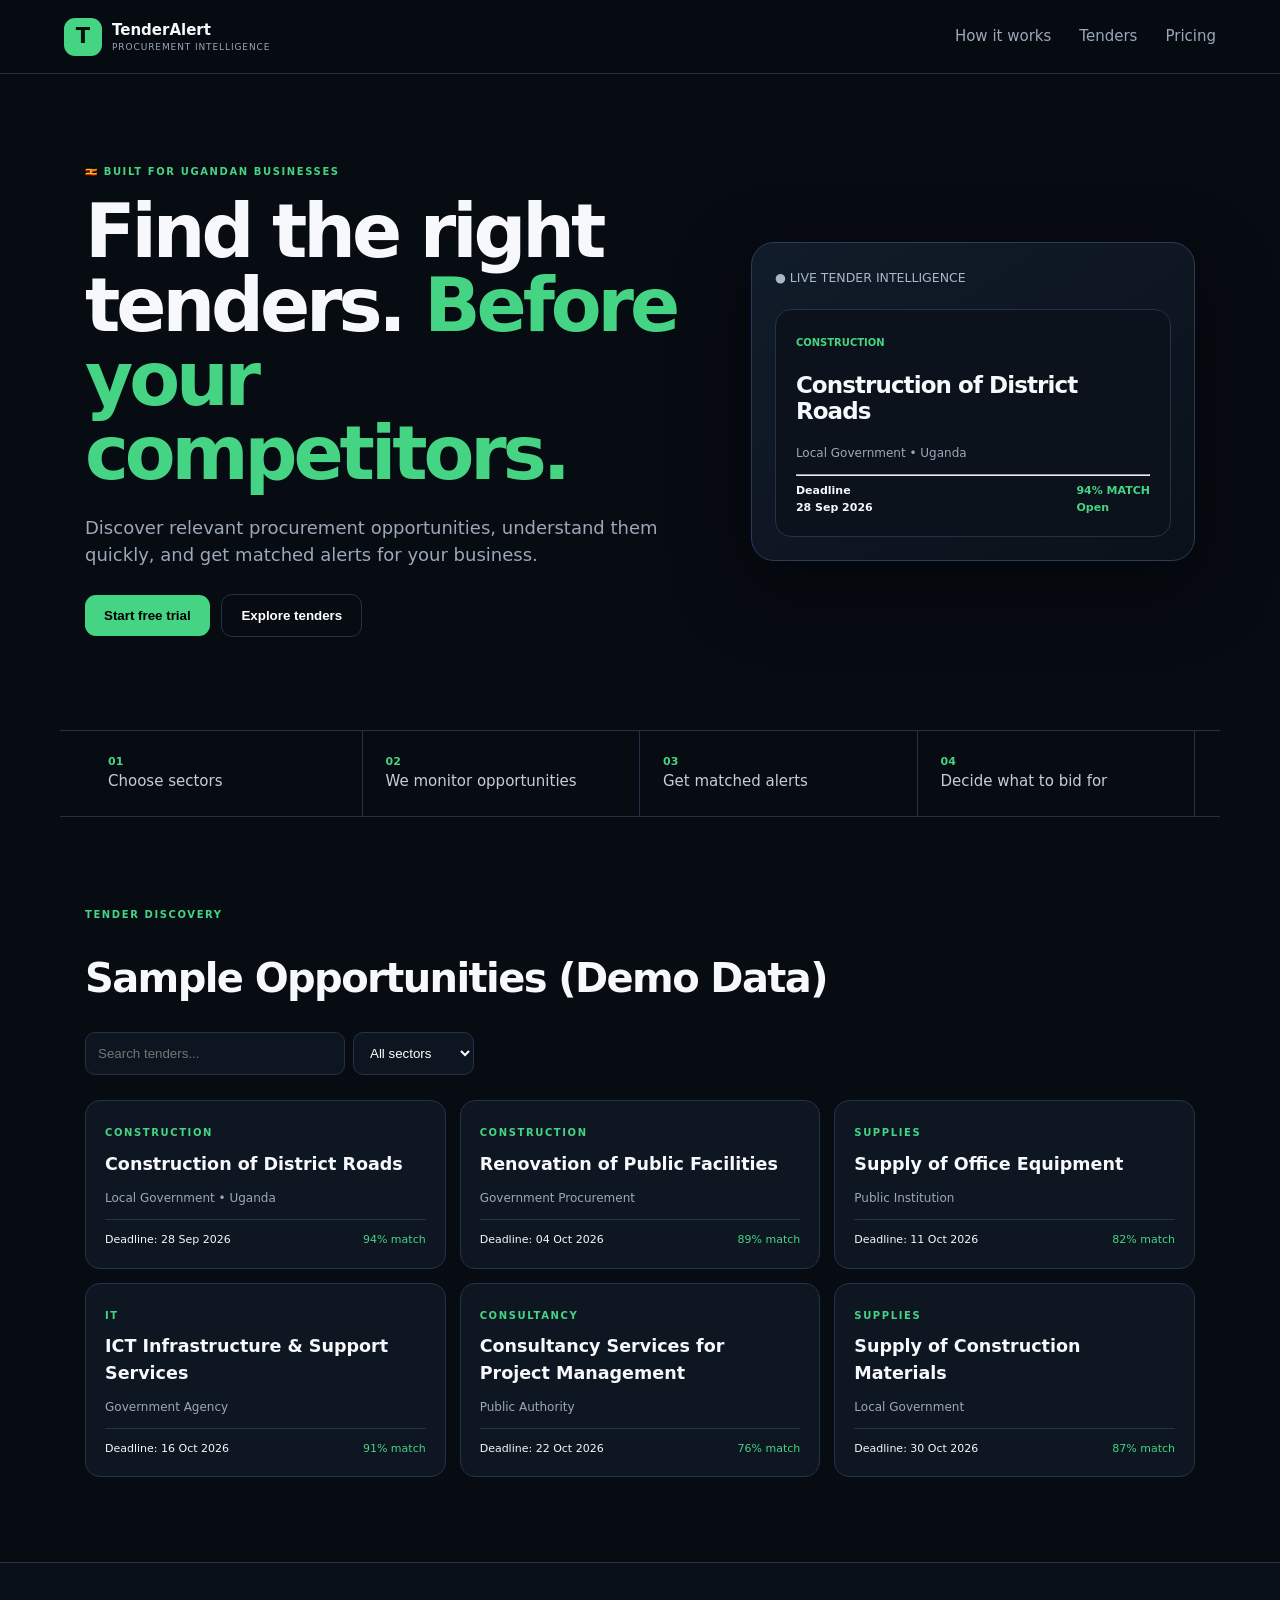
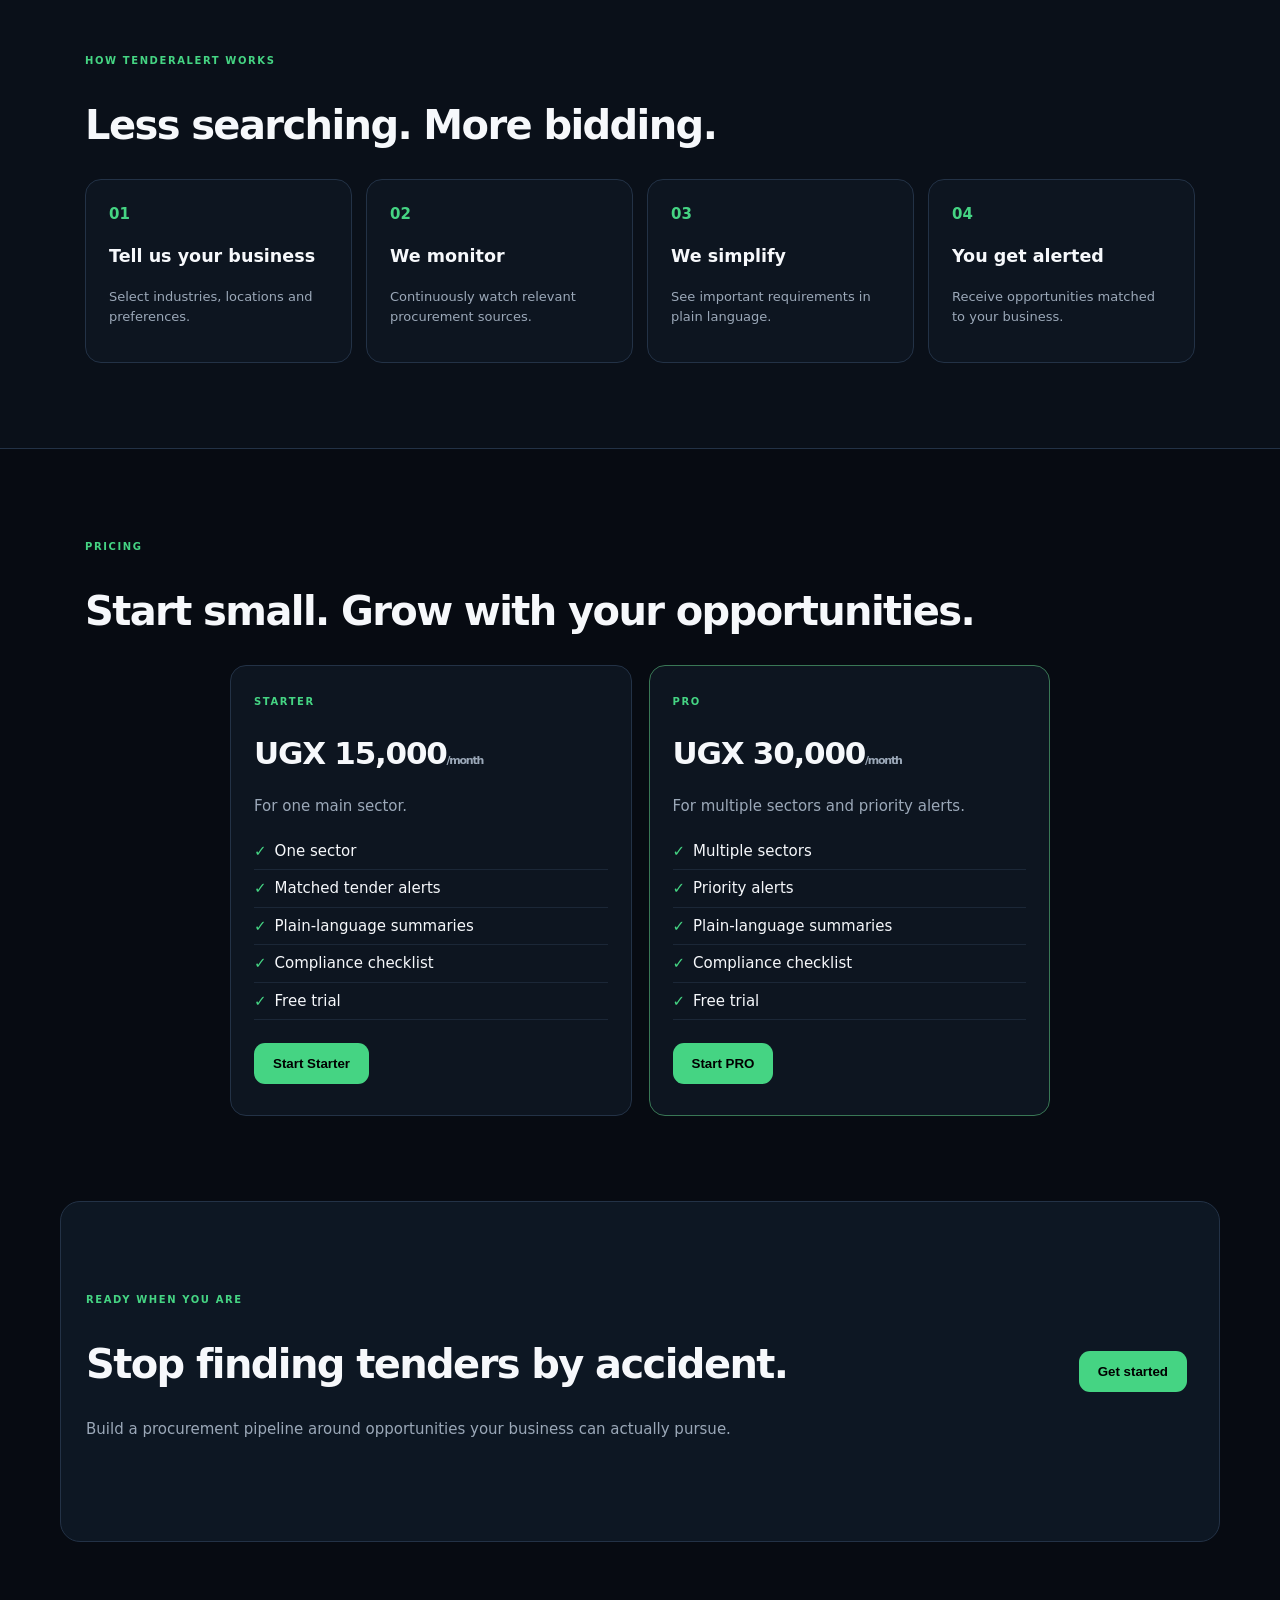
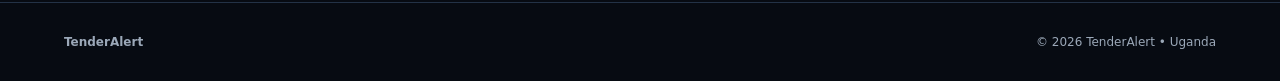
<file: index.html>
<!doctype html>
<html lang="en"><head><meta charset="UTF-8"><meta name="viewport" content="width=device-width,initial-scale=1">
<title>TenderAlert — Procurement Intelligence</title><link rel="stylesheet" href="styles.css"></head>
<body>
<header><div class="brand"><b>T</b><div><strong>TenderAlert</strong><small>Procurement Intelligence</small></div></div>
<nav><a href="#how">How it works</a><a href="#tenders">Tenders</a><a href="#pricing">Pricing</a></nav></header>
<main>
<section class="hero"><div><label>🇺🇬 BUILT FOR UGANDAN BUSINESSES</label><h1>Find the right tenders.<span> Before your competitors.</span></h1>
<p>Discover relevant procurement opportunities, understand them quickly, and get matched alerts for your business.</p>
<button onclick="document.querySelector('#pricing').scrollIntoView({behavior:'smooth'})">Start free trial</button>
<button class="ghost" onclick="document.querySelector('#tenders').scrollIntoView({behavior:'smooth'})">Explore tenders</button></div>
<div class="heroCard"><small>● LIVE TENDER INTELLIGENCE</small><article><em>CONSTRUCTION</em><h2>Construction of District Roads</h2><p>Local Government • Uganda</p><hr><div><b>Deadline<br>28 Sep 2026</b><b class="green">94% MATCH<br>Open</b></div></article></div></section>
<section class="stats"><div><b>01</b>Choose sectors</div><div><b>02</b>We monitor opportunities</div><div><b>03</b>Get matched alerts</div><div><b>04</b>Decide what to bid for</div></section>
<section id="tenders"><label>TENDER DISCOVERY</label><h2>Sample Opportunities (Demo Data)</h2>
<div class="filters"><input id="q" placeholder="Search tenders..." oninput="filter()"><select id="sector" onchange="filter()"><option>All sectors</option><option>Construction</option><option>Supplies</option><option>IT</option><option>Consultancy</option></select></div><div id="grid" class="grid"></div></section>
<section id="how" class="dark"><label>HOW TENDERALERT WORKS</label><h2>Less searching. More bidding.</h2><div class="steps"><article><b>01</b><h3>Tell us your business</h3><p>Select industries, locations and preferences.</p></article><article><b>02</b><h3>We monitor</h3><p>Continuously watch relevant procurement sources.</p></article><article><b>03</b><h3>We simplify</h3><p>See important requirements in plain language.</p></article><article><b>04</b><h3>You get alerted</h3><p>Receive opportunities matched to your business.</p></article></div></section>
<section id="pricing"><label>PRICING</label><h2>Start small. Grow with your opportunities.</h2><div class="prices">
<article><label>STARTER</label><h2>UGX 15,000<small>/month</small></h2><p>For one main sector.</p><ul><li>One sector</li><li>Matched tender alerts</li><li>Plain-language summaries</li><li>Compliance checklist</li><li>Free trial</li></ul><button onclick="signup('Starter')">Start Starter</button></article>
<article class="featured"><label>PRO</label><h2>UGX 30,000<small>/month</small></h2><p>For multiple sectors and priority alerts.</p><ul><li>Multiple sectors</li><li>Priority alerts</li><li>Plain-language summaries</li><li>Compliance checklist</li><li>Free trial</li></ul><button onclick="signup('PRO')">Start PRO</button></article></div></section>
<section class="cta"><div><label>READY WHEN YOU ARE</label><h2>Stop finding tenders by accident.</h2><p>Build a procurement pipeline around opportunities your business can actually pursue.</p></div><button onclick="signup('Free Trial')">Get started</button></section>
</main><footer><strong>TenderAlert</strong><span>© 2026 TenderAlert • Uganda</span></footer>
<div id="modal" class="modal hidden"><div class="modalbox"><button class="x" onclick="closeModal()">×</button><label>GET STARTED</label><h2 id="mt">Start your free trial</h2><input id="name" placeholder="Business name"><input id="email" placeholder="Business email"><select><option>Construction</option><option>Supplies</option><option>IT</option><option>Consultancy</option><option>Medical</option><option>Agriculture</option></select><button onclick="submitForm()">Request access</button><p id="msg"></p></div></div>
<script src="app.js"></script></body></html>
</file>
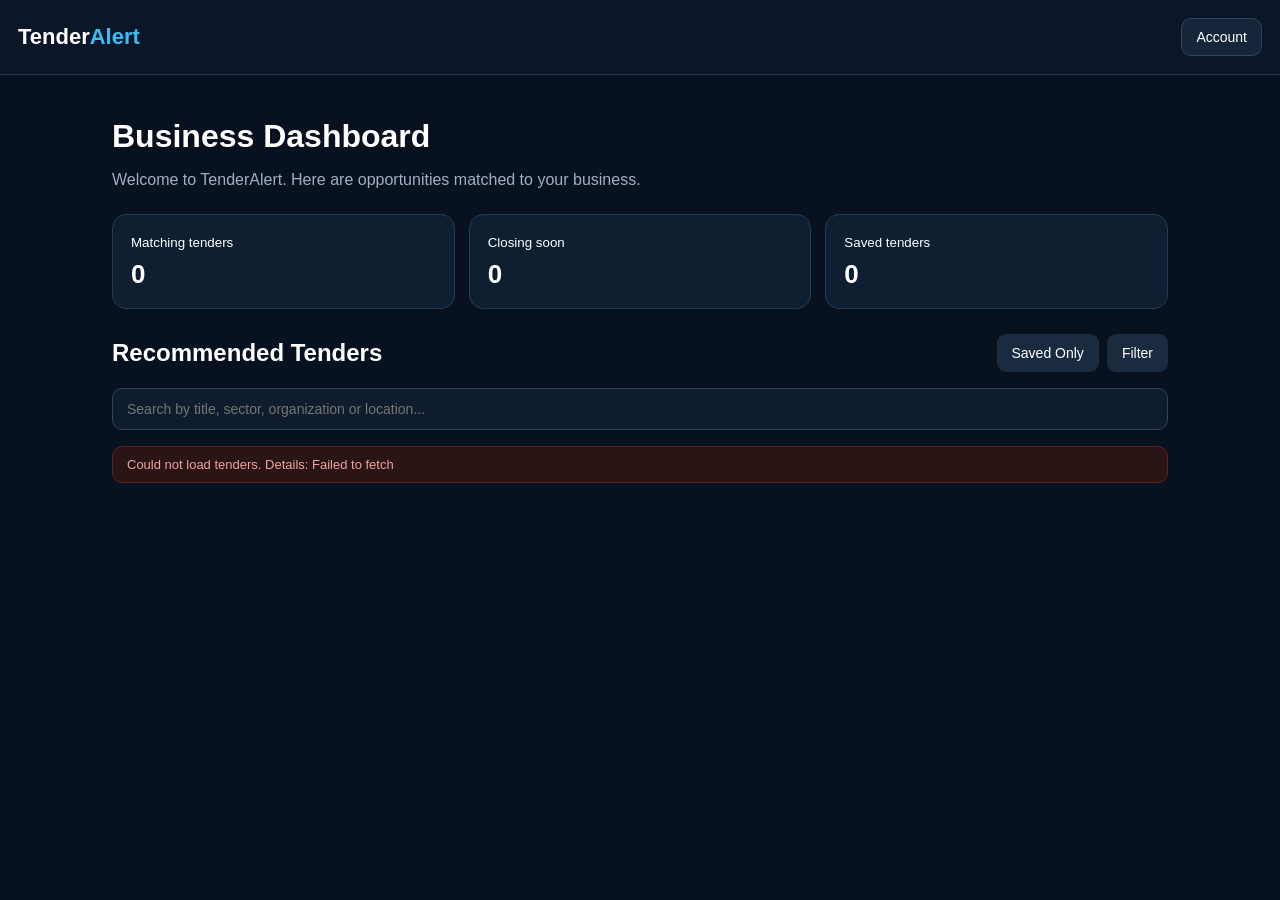
<file: dashboard.html>
<!DOCTYPE html>
<html lang="en">
<head>
<meta charset="UTF-8">
<meta name="viewport" content="width=device-width, initial-scale=1.0">
<title>TenderAlert Dashboard</title>

<style>
*{box-sizing:border-box}

body{
  margin:0;
  font-family:Arial,sans-serif;
  background:#07111f;
  color:#fff;
}

header{
  padding:18px;
  background:#0b1728;
  border-bottom:1px solid #24344b;
  display:flex;
  justify-content:space-between;
  align-items:center;
}

.logo{
  font-size:22px;
  font-weight:800;
}

.logo span{
  color:#38bdf8;
}

.menu{
  background:#16253a;
  border:1px solid #30435c;
  color:white;
  padding:10px 14px;
  border-radius:10px;
}

.container{
  max-width:1100px;
  margin:auto;
  padding:22px;
}

.welcome{
  margin-bottom:25px;
}

.welcome h1{
  margin-bottom:6px;
}

.welcome p{
  color:#9fb0c5;
}

.recommend-line{
  margin-top:10px;
  background:#101e31;
  border:1px solid #263b55;
  border-left:3px solid #38bdf8;
  padding:10px 14px;
  border-radius:10px;
  font-size:14px;
  color:#c9d8ea;
}

.stats{
  display:grid;
  grid-template-columns:repeat(3,1fr);
  gap:14px;
  margin-bottom:25px;
}

.stat{
  background:#101e31;
  border:1px solid #263b55;
  border-radius:14px;
  padding:18px;
}

.stat strong{
  display:block;
  font-size:26px;
  margin-top:8px;
}

.section-title{
  display:flex;
  justify-content:space-between;
  align-items:center;
  flex-wrap:wrap;
  gap:10px;
}

.section-title h2{
  margin:0;
}

.toolbar{
  display:flex;
  gap:8px;
  flex-wrap:wrap;
}

.search-wrap{
  margin:16px 0;
}

.search-wrap input{
  width:100%;
  padding:12px 14px;
  border-radius:10px;
  border:1px solid #30435c;
  background:#0f1c2e;
  color:white;
  font-size:14px;
}

.status-banner{
  background:#101e31;
  border:1px solid #263b55;
  color:#9fb0c5;
  padding:10px 14px;
  border-radius:10px;
  font-size:13px;
  margin:14px 0;
}

.status-banner.error{
  background:#2a1414;
  border:1px solid #5a2323;
  color:#f0a3a3;
}

.tender{
  background:#101e31;
  border:1px solid #263b55;
  border-radius:15px;
  padding:18px;
  margin:14px 0;
}

.badge{
  display:inline-block;
  background:#123d58;
  color:#5dd3ff;
  padding:6px 9px;
  border-radius:20px;
  font-size:12px;
}

.match{
  float:right;
  background:#163d2a;
  color:#62e69a;
  padding:6px 9px;
  border-radius:20px;
  font-size:12px;
}

.tender h3{
  margin:14px 0 8px;
}

.details{
  color:#9fb0c5;
  line-height:1.6;
}

.no-results{
  color:#9fb0c5;
  text-align:center;
  padding:30px 0;
}

button{
  border:0;
  border-radius:9px;
  padding:11px 15px;
  cursor:pointer;
  font-size:14px;
}

.primary{
  background:#18a6e8;
  color:white;
}

.secondary{
  background:#1a2b40;
  color:white;
}

.secondary.active{
  background:#18a6e8;
}

.saved-btn.is-saved{
  background:#18a6e8;
}

/* Modal */
.overlay{
  display:none;
  position:fixed;
  top:0;left:0;right:0;bottom:0;
  background:rgba(3,8,15,0.75);
  z-index:100;
  align-items:flex-start;
  justify-content:center;
  overflow-y:auto;
  padding:30px 14px;
}

.overlay.open{
  display:flex;
}

.modal{
  background:#0f1c2e;
  border:1px solid #263b55;
  border-radius:16px;
  max-width:520px;
  width:100%;
  padding:22px;
  margin-top:10px;
}

.modal-head{
  display:flex;
  justify-content:space-between;
  align-items:center;
  margin-bottom:14px;
}

.modal-head h3{
  margin:0;
}

.close-btn{
  background:#1a2b40;
  color:white;
  border-radius:8px;
  padding:6px 11px;
}

.field{
  margin-bottom:14px;
}

.field label{
  display:block;
  font-size:13px;
  color:#9fb0c5;
  margin-bottom:6px;
}

.field select,
.field input{
  width:100%;
  padding:11px;
  border-radius:9px;
  border:1px solid #30435c;
  background:#0b1728;
  color:white;
  font-size:14px;
}

.checkbox-row{
  display:flex;
  align-items:center;
  gap:8px;
  margin-bottom:14px;
}

.checkbox-row input{
  width:auto;
}

.sector-checks{
  display:flex;
  flex-wrap:wrap;
  gap:8px;
}

.sector-checks label{
  display:flex;
  align-items:center;
  gap:6px;
  background:#0b1728;
  border:1px solid #30435c;
  padding:8px 10px;
  border-radius:9px;
  font-size:13px;
  color:#c9d8ea;
}

.sector-checks input{
  width:auto;
}

.modal-actions{
  display:flex;
  gap:10px;
  margin-top:8px;
}

.detail-block{
  margin-bottom:14px;
}

.detail-block h4{
  margin:0 0 6px;
  color:#5dd3ff;
  font-size:13px;
  text-transform:uppercase;
  letter-spacing:0.5px;
}

.detail-block p, .detail-block li{
  color:#c9d8ea;
  line-height:1.6;
  font-size:14px;
}

.detail-block ul{
  margin:0;
  padding-left:18px;
}

@media(max-width:700px){
  .stats{
    grid-template-columns:1fr;
  }
  .section-title{
    flex-direction:column;
    align-items:flex-start;
  }
  .toolbar{
    width:100%;
  }
  .toolbar button{
    flex:1;
  }
  .modal{
    margin-top:0;
    border-radius:0;
    min-height:100vh;
    max-width:100%;
  }
  .overlay{
    padding:0;
  }
}
</style>
</head>

<body>

<header>
  <div class="logo">Tender<span>Alert</span></div>
  <button class="menu" id="accountBtn">Account</button>
</header>

<div class="container">

  <div class="welcome">
    <h1>Business Dashboard</h1>
    <p>Welcome to TenderAlert. Here are opportunities matched to your business.</p>
    <div class="recommend-line" id="recommendLine" style="display:none;"></div>
  </div>

  <div class="stats">
    <div class="stat">
      <small>Matching tenders</small>
      <strong id="statMatching">0</strong>
    </div>

    <div class="stat">
      <small>Closing soon</small>
      <strong id="statClosingSoon">0</strong>
    </div>

    <div class="stat">
      <small>Saved tenders</small>
      <strong id="statSaved">0</strong>
    </div>
  </div>

  <div class="section-title">
    <h2>Recommended Tenders</h2>
    <div class="toolbar">
      <button class="secondary" id="savedToggleBtn">Saved Only</button>
      <button class="secondary" id="filterBtn">Filter</button>
    </div>
  </div>

  <div class="search-wrap">
    <input type="text" id="searchInput" placeholder="Search by title, sector, organization or location...">
  </div>

  <div class="status-banner" id="statusBanner">Loading tenders...</div>

  <div id="tenderList"></div>

  <div class="no-results" id="noResults" style="display:none;">
    No tenders match your current search/filters.
  </div>

</div>

<!-- Filter Modal -->
<div class="overlay" id="filterOverlay">
  <div class="modal">
    <div class="modal-head">
      <h3>Filter Tenders</h3>
      <button class="close-btn" data-close="filterOverlay">Close</button>
    </div>

    <div class="field">
      <label>Sector</label>
      <select id="filterSector">
        <option value="all">All sectors</option>
        <option value="Construction">Construction</option>
        <option value="Supplies">Supplies</option>
        <option value="IT">IT</option>
        <option value="Consultancy">Consultancy</option>
        <option value="Medical">Medical</option>
        <option value="Agriculture">Agriculture</option>
      </select>
    </div>

    <div class="field">
      <label>Location</label>
      <select id="filterLocation">
        <option value="all">All locations</option>
      </select>
    </div>

    <div class="field">
      <label>Minimum match percentage</label>
      <select id="filterMatch">
        <option value="0">Any match</option>
        <option value="50">50% and above</option>
        <option value="70">70% and above</option>
        <option value="90">90% and above</option>
      </select>
    </div>

    <div class="checkbox-row">
      <input type="checkbox" id="filterClosingSoon">
      <label for="filterClosingSoon" style="margin:0;">Closing soon only</label>
    </div>

    <div class="modal-actions">
      <button class="primary" id="applyFilterBtn">Apply filters</button>
      <button class="secondary" id="clearFilterBtn">Clear filters</button>
    </div>
  </div>
</div>

<!-- Tender Details Modal -->
<div class="overlay" id="detailsOverlay">
  <div class="modal">
    <div class="modal-head">
      <h3 id="detailTitle">Tender Title</h3>
      <button class="close-btn" data-close="detailsOverlay">Close</button>
    </div>

    <div class="detail-block">
      <h4>Sector</h4>
      <p id="detailSector"></p>
    </div>

    <div class="detail-block">
      <h4>Procuring organization</h4>
      <p id="detailOrg"></p>
    </div>

    <div class="detail-block">
      <h4>Location</h4>
      <p id="detailLocation"></p>
    </div>

    <div class="detail-block">
      <h4>Deadline</h4>
      <p id="detailDeadline"></p>
    </div>

    <div class="detail-block">
      <h4>Match percentage</h4>
      <p id="detailMatch"></p>
    </div>

    <div class="detail-block">
      <h4>Tender reference number</h4>
      <p id="detailReference"></p>
    </div>

    <div class="detail-block">
      <h4>Tender summary</h4>
      <p id="detailSummary"></p>
    </div>

    <div class="detail-block">
      <h4>What the buyer wants</h4>
      <p id="detailBuyerWants"></p>
    </div>

    <div class="detail-block">
      <h4>Basic eligibility information</h4>
      <p id="detailEligibility"></p>
    </div>

    <div class="detail-block">
      <h4>Important requirements</h4>
      <ul id="detailRequirements"></ul>
    </div>

    <div class="detail-block">
      <h4>Documents required</h4>
      <ul id="detailDocuments"></ul>
    </div>

    <div class="modal-actions">
      <button class="primary saved-btn" id="detailSaveBtn">Save Tender</button>
    </div>
  </div>
</div>

<!-- Account Modal -->
<div class="overlay" id="accountOverlay">
  <div class="modal">
    <div class="modal-head">
      <h3>Business Account</h3>
      <button class="close-btn" data-close="accountOverlay">Close</button>
    </div>

    <div class="status-banner">Temporary local profile — no backend/authentication connected yet</div>

    <div class="field">
      <label>Business name</label>
      <input type="text" id="profName" placeholder="e.g. Acme Contractors Ltd">
    </div>

    <div class="field">
      <label>Business email</label>
      <input type="email" id="profEmail" placeholder="e.g. info@yourbusiness.com">
    </div>

    <div class="field">
      <label>Phone number</label>
      <input type="text" id="profPhone" placeholder="e.g. 07XXXXXXXX">
    </div>

    <div class="field">
      <label>Sector</label>
      <select id="profSector">
        <option value="">Select sector</option>
        <option value="Construction">Construction</option>
        <option value="Supplies">Supplies</option>
        <option value="IT">IT</option>
        <option value="Consultancy">Consultancy</option>
        <option value="Medical">Medical</option>
        <option value="Agriculture">Agriculture</option>
      </select>
    </div>

    <div class="field">
      <label>Location</label>
      <input type="text" id="profLocation" placeholder="e.g. Kampala">
    </div>

    <div class="field">
      <label>Preferred tender sectors</label>
      <div class="sector-checks">
        <label><input type="checkbox" value="Construction" class="prefSector"> Construction</label>
        <label><input type="checkbox" value="Supplies" class="prefSector"> Supplies</label>
        <label><input type="checkbox" value="IT" class="prefSector"> IT</label>
        <label><input type="checkbox" value="Consultancy" class="prefSector"> Consultancy</label>
        <label><input type="checkbox" value="Medical" class="prefSector"> Medical</label>
        <label><input type="checkbox" value="Agriculture" class="prefSector"> Agriculture</label>
      </div>
    </div>

    <div class="modal-actions">
      <button class="primary" id="saveProfileBtn">Save profile</button>
    </div>
  </div>
</div>

<script>
/* ============================
   SUPABASE CONFIG
   Public project URL + anon/publishable key only.
   Never place the service_role key or DB password here —
   this file is public/client-side code.
   ============================ */
const SUPABASE_URL = "https://capvpvpzayxkvsayrfxx.supabase.co";
const SUPABASE_ANON_KEY = "sb_publishable_oupGpBeys2USC6ydpRTnrA_O3D-1dzR";
const TENDERS_ENDPOINT = SUPABASE_URL + "/rest/v1/Tenders?select=*&order=deadline.asc";

/* ============================
   DATA (populated from Supabase)
   ============================ */
let tenders = [];

/* ============================
   STATE
   ============================ */
const state = {
  search: "",
  sector: "all",
  location: "all",
  minMatch: 0,
  closingSoonOnly: false,
  savedOnly: false
};

const SAVED_KEY = "tenderalert_saved_tenders";
const PROFILE_KEY = "tenderalert_business_profile";
const CLOSING_SOON_DAYS = 30;
const TODAY = new Date();

function getSavedIds() {
  try {
    return JSON.parse(localStorage.getItem(SAVED_KEY)) || [];
  } catch (e) {
    return [];
  }
}

function setSavedIds(ids) {
  localStorage.setItem(SAVED_KEY, JSON.stringify(ids));
}

function isSaved(id) {
  return getSavedIds().includes(id);
}

function toggleSaved(id) {
  const ids = getSavedIds();
  const idx = ids.indexOf(id);
  if (idx === -1) {
    ids.push(id);
  } else {
    ids.splice(idx, 1);
  }
  setSavedIds(ids);
}

function daysUntil(dateStr) {
  const deadline = new Date(dateStr);
  const diff = (deadline - TODAY) / (1000 * 60 * 60 * 24);
  return diff;
}

function isClosingSoon(dateStr) {
  if (!dateStr) return false;
  const diff = daysUntil(dateStr);
  return diff >= 0 && diff <= CLOSING_SOON_DAYS;
}

function formatDate(dateStr) {
  if (!dateStr) return "Not specified";
  const d = new Date(dateStr);
  if (isNaN(d.getTime())) return dateStr;
  return d.toLocaleDateString("en-GB", { day: "numeric", month: "long", year: "numeric" });
}

/* ============================
   SUPABASE FETCH + MAPPING
   ============================ */
function normalizeList(value) {
  if (!value) return [];
  if (Array.isArray(value)) return value;
  if (typeof value === "string") {
    try {
      const parsed = JSON.parse(value);
      if (Array.isArray(parsed)) return parsed;
    } catch (e) {
      /* not JSON, fall through to plain-text splitting */
    }
    return value.split(/\r?\n|,/).map(s => s.trim()).filter(Boolean);
  }
  return [];
}

function mapRow(row) {
  return {
    id: String(row.id),
    title: row.Title || "Untitled tender",
    sector: row.Sector || "",
    organization: row.Organization || "",
    location: row.Location || "",
    deadline: row.deadline || "",
    match: row.match_percentage != null ? Number(row.match_percentage) : 0,
    reference: row.reference || "",
    summary: row.summary || "",
    buyerWants: row.buyer_wants || "",
    eligibility: row.eligibility || "",
    requirements: normalizeList(row.requirements),
    documents: normalizeList(row.documents)
  };
}

function setStatus(message, isError) {
  const banner = document.getElementById("statusBanner");
  if (!message) {
    banner.style.display = "none";
    return;
  }
  banner.style.display = "block";
  banner.textContent = message;
  banner.classList.toggle("error", !!isError);
}

async function fetchTenders() {
  setStatus("Loading tenders...", false);

  try {
    const res = await fetch(TENDERS_ENDPOINT, {
      headers: {
        apikey: SUPABASE_ANON_KEY,
        Authorization: "Bearer " + SUPABASE_ANON_KEY
      }
    });

    if (!res.ok) {
      let bodyText = "";
      try {
        bodyText = await res.text();
      } catch (e) {
        /* ignore body read failure */
      }
      throw new Error(
        "HTTP " + res.status + " " + res.statusText + (bodyText ? " — " + bodyText : "")
      );
    }

    const rows = await res.json();
    tenders = rows.map(mapRow);

    populateLocationFilter();
    renderTenders();

    setStatus(tenders.length === 0 ? "No tenders found yet." : null, false);
  } catch (err) {
    console.error("Failed to load tenders from Supabase:", err);
    tenders = [];
    renderTenders();

    const detail = (err && err.message) ? err.message : "Unknown error";
    setStatus("Could not load tenders. Details: " + detail, true);
  }
}

/* ============================
   RENDERING
   ============================ */
function populateLocationFilter() {
  const select = document.getElementById("filterLocation");
  const currentValue = select.value;

  select.innerHTML = '<option value="all">All locations</option>';

  const locations = [...new Set(tenders.map(t => t.location).filter(Boolean))];
  locations.forEach(loc => {
    const opt = document.createElement("option");
    opt.value = loc;
    opt.textContent = loc;
    select.appendChild(opt);
  });

  if (locations.includes(currentValue)) {
    select.value = currentValue;
  }
}

function getFilteredTenders() {
  const search = state.search.trim().toLowerCase();

  return tenders.filter(t => {
    if (state.sector !== "all" && t.sector !== state.sector) return false;
    if (state.location !== "all" && t.location !== state.location) return false;
    if (t.match < state.minMatch) return false;
    if (state.closingSoonOnly && !isClosingSoon(t.deadline)) return false;
    if (state.savedOnly && !isSaved(t.id)) return false;

    if (search) {
      const haystack = (t.title + " " + t.sector + " " + t.organization + " " + t.location).toLowerCase();
      if (!haystack.includes(search)) return false;
    }

    return true;
  });
}

function renderTenders() {
  const list = document.getElementById("tenderList");
  const noResults = document.getElementById("noResults");
  const filtered = getFilteredTenders();

  list.innerHTML = "";

  if (tenders.length > 0 && filtered.length === 0) {
    noResults.style.display = "block";
  } else {
    noResults.style.display = "none";
  }

  filtered.forEach(t => {
    const card = document.createElement("div");
    card.className = "tender";

    const saved = isSaved(t.id);

    card.innerHTML = `
      <span class="badge">${t.sector}</span>
      <span class="match">${t.match}% Match</span>
      <h3>${t.title}</h3>
      <div class="details">
        Procuring organization: ${t.organization}<br>
        Location: ${t.location}<br>
        Deadline: ${formatDate(t.deadline)}${isClosingSoon(t.deadline) ? " • Closing soon" : ""}<br>
        Sector: ${t.sector}
      </div>
      <br>
      <button class="primary view-btn" data-id="${t.id}">View Tender</button>
      <button class="secondary saved-btn ${saved ? "is-saved" : ""}" data-id="${t.id}">${saved ? "Saved" : "Save"}</button>
    `;

    list.appendChild(card);
  });

  attachCardEvents();
  updateStats();
}

function attachCardEvents() {
  document.querySelectorAll(".view-btn").forEach(btn => {
    btn.addEventListener("click", () => openDetailsModal(btn.dataset.id));
  });

  document.querySelectorAll(".tender .saved-btn").forEach(btn => {
    btn.addEventListener("click", () => {
      toggleSaved(btn.dataset.id);
      renderTenders();
    });
  });
}

function updateStats() {
  const matching = tenders.filter(t => t.match >= 70).length;
  const closingSoon = tenders.filter(t => isClosingSoon(t.deadline)).length;
  const saved = getSavedIds().length;

  document.getElementById("statMatching").textContent = matching;
  document.getElementById("statClosingSoon").textContent = closingSoon;
  document.getElementById("statSaved").textContent = saved;
}

/* ============================
   DETAILS MODAL
   ============================ */
let activeDetailId = null;

function openDetailsModal(id) {
  const tender = tenders.find(t => t.id === id);
  if (!tender) return;

  activeDetailId = id;

  document.getElementById("detailTitle").textContent = tender.title;
  document.getElementById("detailSector").textContent = tender.sector || "Not specified";
  document.getElementById("detailOrg").textContent = tender.organization || "Not specified";
  document.getElementById("detailLocation").textContent = tender.location || "Not specified";
  document.getElementById("detailDeadline").textContent = formatDate(tender.deadline);
  document.getElementById("detailMatch").textContent = tender.match + "%";
  document.getElementById("detailRefere").textContent = tender.reference || "Not specified";
  document.getElementById("detailSummary").textContent = tender.summary || "Not specified";
  document.getElementById("detailBuyerWants").textContent = tender.buyerWants || "Not specified";
  document.getElementById("detailEligibility").textContent = tender.eligibility || "Not specified";

  const reqList = document.getElementById("detailRequirements");
  reqList.innerHTML = "";
  if (tender.requirements.length === 0) {
    reqList.innerHTML = "<li>Not specified</li>";
  } else {
    tender.requirements.forEach(r => {
      const li = document.createElement("li");
      li.textContent = r;
      reqList.appendChild(li);
    });
  }

  const docList = document.getElementById("detailDocuments");
  docList.innerHTML = "";
  if (tender.documents.length === 0) {
    docList.innerHTML = "<li>Not specified</li>";
  } else {
    tender.documents.forEach(d => {
      const li = document.createElement("li");
      li.textContent = d;
      docList.appendChild(li);
    });
  }

  updateDetailSaveButton();
  openModal("detailsOverlay");
}

function updateDetailSaveButton() {
  const btn = document.getElementById("detailSaveBtn");
  const saved = isSaved(activeDetailId);
  btn.textContent = saved ? "Saved" : "Save Tender";
  btn.classList.toggle("is-saved", saved);
}

document.getElementById("detailSaveBtn").addEventListener("click", () => {
  if (!activeDetailId) return;
  toggleSaved(activeDetailId);
  updateDetailSaveButton();
  renderTenders();
});

/* ============================
   MODAL HELPERS
   ============================ */
function openModal(id) {
  document.getElementById(id).classList.add("open");
}

function closeModal(id) {
  document.getElementById(id).classList.remove("open");
}

document.querySelectorAll("[data-close]").forEach(btn => {
  btn.addEventListener("click", () => closeModal(btn.dataset.close));
});

document.querySelectorAll(".overlay").forEach(overlay => {
  overlay.addEventListener("click", e => {
    if (e.target === overlay) {
      overlay.classList.remove("open");
    }
  });
});

/* ============================
   FILTER PANEL
   ============================ */
document.getElementById("filterBtn").addEventListener("click", () => openModal("filterOverlay"));

document.getElementById("applyFilterBtn").addEventListener("click", () => {
  state.sector = document.getElementById("filterSector").value;
  state.location = document.getElementById("filterLocation").value;
  state.minMatch = parseInt(document.getElementById("filterMatch").value, 10);
  state.closingSoonOnly = document.getElementById("filterClosingSoon").checked;
  closeModal("filterOverlay");
  renderTenders();
});

document.getElementById("clearFilterBtn").addEventListener("click", () => {
  document.getElementById("filterSector").value = "all";
  document.getElementById("filterLocation").value = "all";
  document.getElementById("filterMatch").value = "0";
  document.getElementById("filterClosingSoon").checked = false;

  state.sector = "all";
  state.location = "all";
  state.minMatch = 0;
  state.closingSoonOnly = false;

  closeModal("filterOverlay");
  renderTenders();
});

/* ============================
   SAVED ONLY TOGGLE
   ============================ */
document.getElementById("savedToggleBtn").addEventListener("click", function () {
  state.savedOnly = !state.savedOnly;
  this.classList.toggle("active", state.savedOnly);
  this.textContent = state.savedOnly ? "Showing Saved" : "Saved Only";
  renderTenders();
});

/* ============================
   SEARCH
   ============================ */
document.getElementById("searchInput").addEventListener("input", function () {
  state.search = this.value;
  renderTenders();
});

/* ============================
   ACCOUNT / PROFILE
   ============================ */
document.getElementById("accountBtn").addEventListener("click", () => {
  loadProfileIntoForm();
  openModal("accountOverlay");
});

function loadProfileIntoForm() {
  const profile = getProfile();
  document.getElementById("profName").value = profile.name || "";
  document.getElementById("profEmail").value = profile.email || "";
  document.getElementById("profPhone").value = profile.phone || "";
  document.getElementById("profSector").value = profile.sector || "";
  document.getElementById("profLocation").value = profile.location || "";

  document.querySelectorAll(".prefSector").forEach(cb => {
    cb.checked = (profile.preferredSectors || []).includes(cb.value);
  });
}

function getProfile() {
  try {
    return JSON.parse(localStorage.getItem(PROFILE_KEY)) || {};
  } catch (e) {
    return {};
  }
}

function setProfile(profile) {
  localStorage.setItem(PROFILE_KEY, JSON.stringify(profile));
}

document.getElementById("saveProfileBtn").addEventListener("click", () => {
  const preferredSectors = Array.from(document.querySelectorAll(".prefSector:checked")).map(cb => cb.value);

  const profile = {
    name: document.getElementById("profName").value.trim(),
    email: document.getElementById("profEmail").value.trim(),
    phone: document.getElementById("profPhone").value.trim(),
    sector: document.getElementById("profSector").value,
    location: document.getElementById("profLocation").value.trim(),
    preferredSectors: preferredSectors
  };

  setProfile(profile);
  closeModal("accountOverlay");
  renderRecommendLine();
});

function renderRecommendLine() {
  const profile = getProfile();
  const line = document.getElementById("recommendLine");

  if (profile.preferredSectors && profile.preferredSectors.length > 0) {
    line.style.display = "block";
    line.textContent = "Recommended for your business — preferred sectors: " + profile.preferredSectors.join(", ");
  } else {
    line.style.display = "none";
  }
}

/* ============================
   INIT
   ============================ */
renderRecommendLine();
fetchTenders();
</script>
</body>
</html>
</file>
<file: styles.css>
:root{--bg:#070b12;--panel:#0e1622;--line:#233246;--text:#f6f8fb;--muted:#9ba8b8;--green:#45d483;--max:1160px}*{box-sizing:border-box}html{scroll-behavior:smooth}body{margin:0;background:var(--bg);color:var(--text);font:15px/1.5 system-ui,Segoe UI,sans-serif}header{height:74px;border-bottom:1px solid var(--line);display:flex;align-items:center;justify-content:space-between;padding:0 5%;position:sticky;top:0;background:#070b12ee;backdrop-filter:blur(12px);z-index:5}.brand{display:flex;gap:10px;align-items:center}.brand>b{background:var(--green);color:#06110a;width:38px;height:38px;border-radius:11px;display:grid;place-items:center;font-size:21px}.brand strong,.brand small{display:block}.brand small{font-size:9px;color:var(--muted);letter-spacing:.1em;text-transform:uppercase}nav{display:flex;gap:28px;color:var(--muted)}nav a{color:inherit;text-decoration:none}main>section{max-width:var(--max);margin:auto;padding:85px 25px}.hero{display:grid;grid-template-columns:1.15fr .85fr;gap:65px;align-items:center}.hero h1{font-size:clamp(43px,6vw,74px);line-height:1;letter-spacing:-.055em;margin:12px 0 24px}.hero h1 span{color:var(--green)}p{color:var(--muted)}.hero p{font-size:18px;max-width:650px}label{color:var(--green);font-size:10px;font-weight:900;letter-spacing:.16em}button{background:var(--green);border:0;border-radius:11px;padding:13px 19px;font-weight:800;cursor:pointer;margin:8px 7px 8px 0}.ghost{background:transparent;border:1px solid var(--line);color:white}.heroCard{background:linear-gradient(145deg,#111c2a,#0a111a);border:1px solid #2b3d54;border-radius:23px;padding:23px;box-shadow:0 25px 80px #0007}.heroCard small{color:#aab7c7}.heroCard article{background:#0b121c;border:1px solid var(--line);border-radius:16px;padding:20px;margin-top:20px}.heroCard em{font-style:normal;color:var(--green);font-size:10px;font-weight:900}.heroCard h2{font-size:23px;line-height:1.15}.heroCard p{font-size:12px}.heroCard article div{display:flex;justify-content:space-between;font-size:11px}.green{color:var(--green)}.stats{display:grid!important;grid-template-columns:repeat(4,1fr);padding-top:0!important;padding-bottom:0!important;border-top:1px solid var(--line);border-bottom:1px solid var(--line)}.stats div{padding:23px;border-right:1px solid var(--line);color:#c4ceda}.stats b{display:block;color:var(--green);font-size:11px}h2{font-size:40px;line-height:1.05;letter-spacing:-.04em}.filters{display:flex;gap:8px;margin:25px 0}.filters input,.filters select,.modalbox input,.modalbox select{background:#0d1520;border:1px solid var(--line);color:white;padding:12px;border-radius:10px}.filters input{width:260px}.grid{display:grid;grid-template-columns:repeat(3,1fr);gap:14px}.tender{background:var(--panel);border:1px solid var(--line);border-radius:15px;padding:19px}.tender h3{margin:8px 0}.tender p{font-size:12px}.meta{border-top:1px solid var(--line);padding-top:12px;display:flex;justify-content:space-between;font-size:11px}.dark{max-width:none!important;background:#0a1019;border-top:1px solid var(--line);border-bottom:1px solid var(--line);padding-left:max(25px,calc((100% - 1110px)/2))!important;padding-right:max(25px,calc((100% - 1110px)/2))!important}.steps{display:grid;grid-template-columns:repeat(4,1fr);gap:14px}.steps article,.prices article{background:#0d1520;border:1px solid var(--line);border-radius:16px;padding:23px}.steps b{color:var(--green)}.steps p{font-size:13px}.prices{max-width:820px;display:grid;grid-template-columns:1fr 1fr;gap:17px;margin:auto}.prices article h2{font-size:31px}.prices small{font-size:11px;color:var(--muted)}li{padding:7px 0;border-bottom:1px solid #1b2737;list-style:none}ul{padding:0}li:before{content:"✓";color:var(--green);margin-right:8px}.featured{border-color:#397755!important}.cta{border:1px solid var(--line);border-radius:20px;background:#0d1723;margin-bottom:60px!important;display:flex;justify-content:space-between;align-items:center;gap:30px}.cta p{max-width:650px}footer{border-top:1px solid var(--line);padding:30px 5%;display:flex;justify-content:space-between;color:var(--muted);font-size:12px}.modal{position:fixed;inset:0;background:#000b;display:grid;place-items:center;padding:20px;z-index:20}.hidden{display:none}.modalbox{width:min(430px,100%);background:#0d1520;border:1px solid #2b3d54;border-radius:19px;padding:26px;position:relative}.modalbox input,.modalbox select{width:100%;margin:6px 0}.x{position:absolute;right:10px;top:7px;background:none;color:white;font-size:25px;padding:4px}.modalbox button:not(.x){width:100%}@media(max-width:800px){nav{display:none}.hero{grid-template-columns:1fr}.stats{grid-template-columns:1fr 1fr!important}.stats div:nth-child(2){border-right:0}.grid,.steps{grid-template-columns:1fr 1fr}.prices{grid-template-columns:1fr}}@media(max-width:520px){main>section{padding:60px 20px}.grid,.steps,.prices{grid-template-columns:1fr}.hero h1{font-size:46px}.filters{display:grid}.filters input{width:100%}.cta,footer{display:block}.cta button{margin-top:15px}}
</file>
